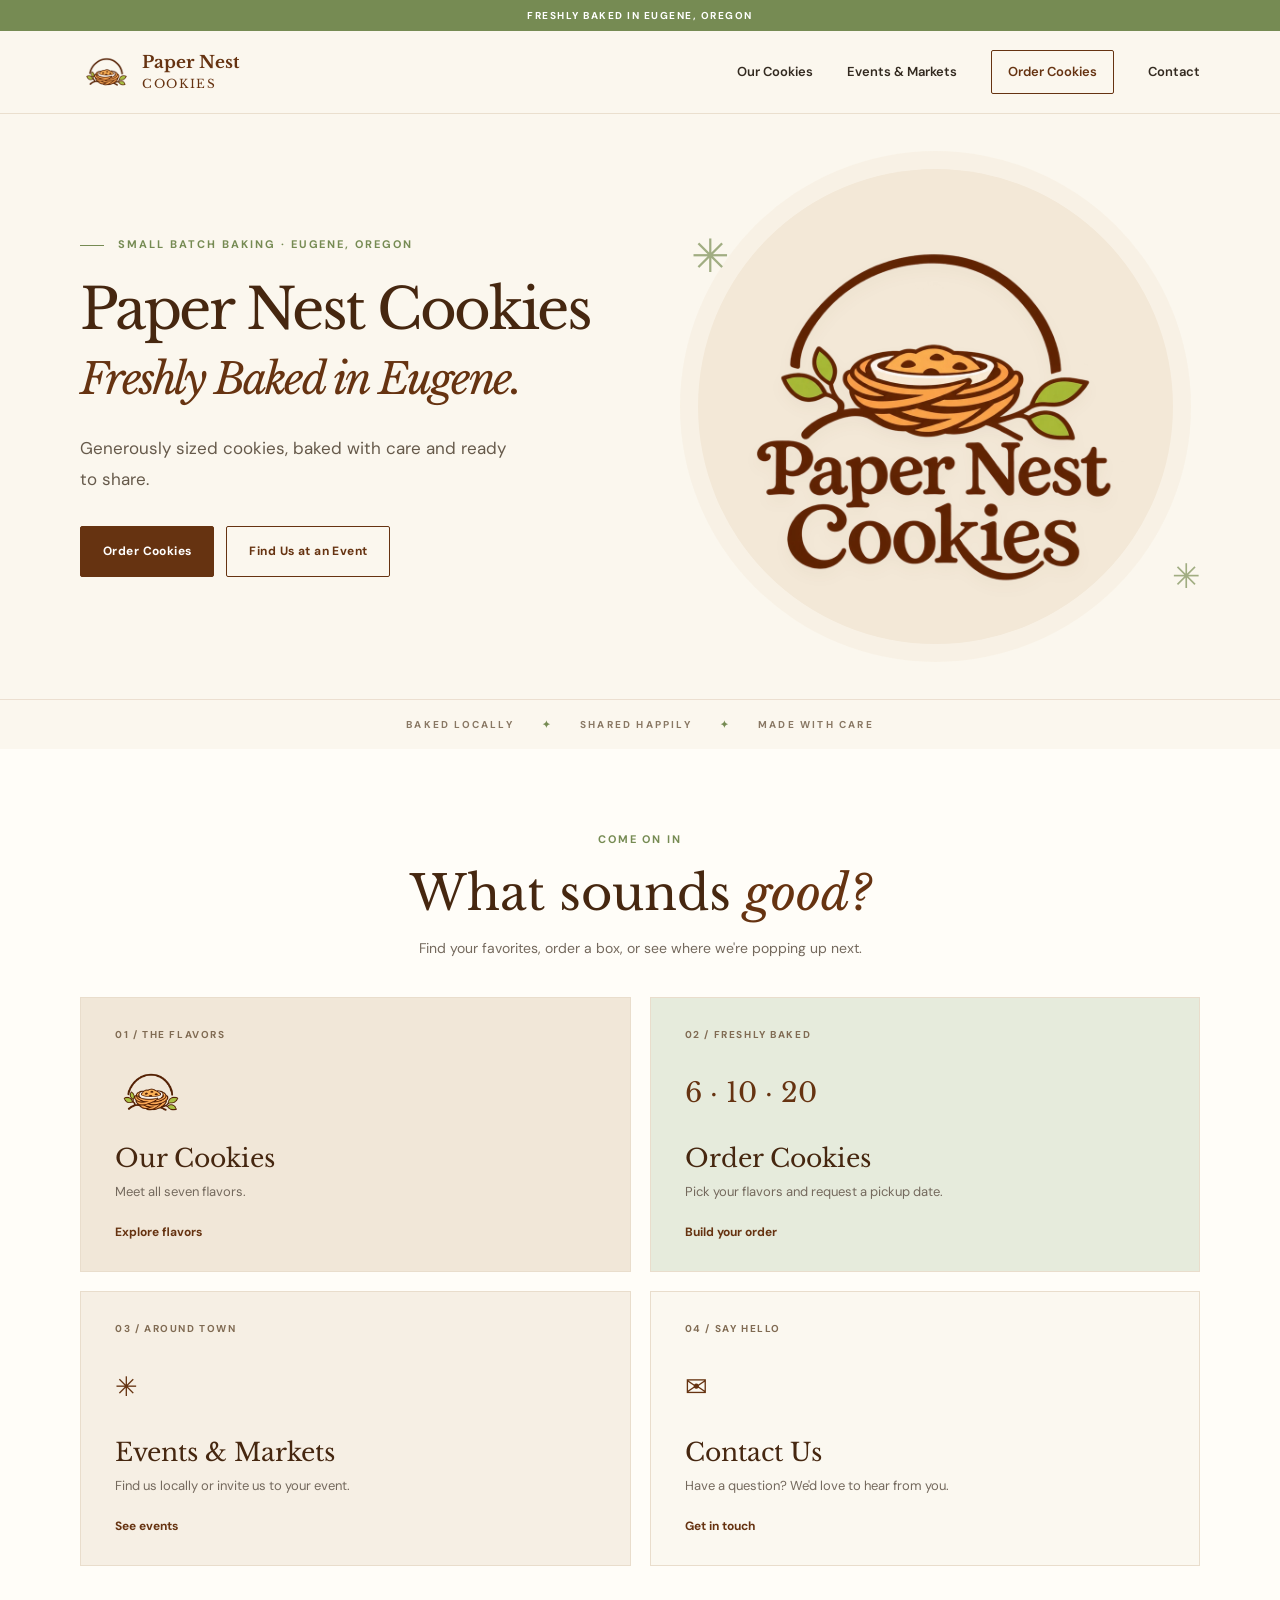
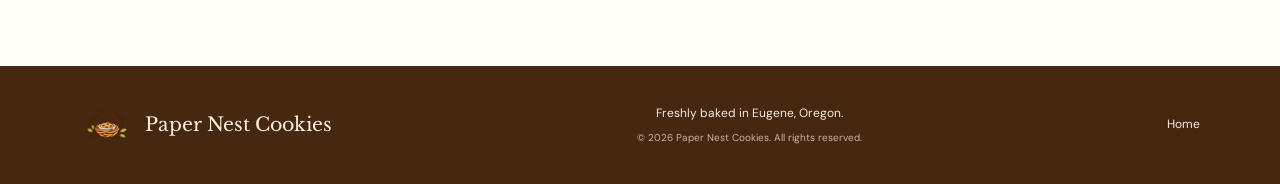
<file: index.html>
<!doctype html>
<html lang="en"><head><title>Freshly Baked in Eugene | Paper Nest Cookies</title><meta charset="utf-8"><meta name="viewport" content="width=device-width,initial-scale=1"><meta name="theme-color" content="#fbf7ee"><meta name="description" content="Paper Nest Cookies — fresh, generously sized cookies baked in Eugene, Oregon."><link rel="icon" href="/assets/favicon.png" type="image/png"><link rel="stylesheet" href="/style.css"><script src="/script.js" defer></script></head><body><a class="skip" href="#main">Skip to content</a><div class="announcement" id="announcement">Freshly baked in Eugene, Oregon</div><header class="site-header">
<div class="header-inner container">
<a aria-label="Paper Nest Cookies — Home" class="brand" href="/"><img alt="" height="53" src="/assets/nest.webp" width="53"/><span>Paper Nest <small>Cookies</small></span></a>
<button aria-controls="main-nav" aria-expanded="false" aria-label="Open menu" class="menu-button" id="menu-toggle"><span></span><span></span><span></span></button>
<nav aria-label="Main navigation" class="navigation" id="main-nav"><a href="/cookies.html">Our Cookies</a><a href="/events.html">Events &amp; Markets</a><a class="nav-order" href="/order.html">Order Cookies</a><a href="/contact.html">Contact</a></nav>
</div>
</header><main id="main"><section class="hero" id="home">
<div class="hero-inner container">
<div class="hero-copy">
<div class="eyebrow"><span class="small-line"></span> SMALL BATCH BAKING · EUGENE, OREGON</div>
<h1>Paper Nest Cookies <em>Freshly Baked in Eugene.</em></h1>
<p id="hero-intro">Generously sized cookies, baked with care and ready to share.</p>
<div class="actions"><a class="btn primary" href="/order.html">Order Cookies</a><a class="btn outline" href="/events.html">Find Us at an Event</a></div>
</div>
<div aria-label="Paper Nest Cookies logo" class="hero-art"><div class="hero-art-inner"><img alt="Paper Nest Cookies illustrated bakery logo" height="600" src="/assets/logo.webp" width="600"/></div><span aria-hidden="true" class="ornament orbit-a">✳</span><span aria-hidden="true" class="ornament orbit-b">✳</span></div>
</div>
<div class="hero-footer"><span>BAKED LOCALLY</span><span class="dot">✦</span><span>SHARED HAPPILY</span><span class="dot">✦</span><span>MADE WITH CARE</span></div>
</section><section class="home-tiles section" aria-label="Explore Paper Nest Cookies"><div class="container"><div class="home-tiles-heading"><span class="eyebrow">COME ON IN</span><h2>What sounds <em>good?</em></h2><p>Find your favorites, order a box, or see where we're popping up next.</p></div><div class="destination-grid"><a class="destination-tile" href="/cookies.html"><span class="tile-number">01 / THE FLAVORS</span><span class="tile-icon"><img src="/assets/nest.webp" alt="" width="90" height="90"></span><h3>Our Cookies</h3><p>Meet all seven flavors.</p><span class="tile-link">Explore flavors</span></a><a class="destination-tile tile-green" href="/order.html"><span class="tile-number">02 / FRESHLY BAKED</span><span class="tile-icon tile-typographic" aria-hidden="true">6 · 10 · 20</span><h3>Order Cookies</h3><p>Pick your flavors and request a pickup date.</p><span class="tile-link">Build your order</span></a><a class="destination-tile tile-sand" href="/events.html"><span class="tile-number">03 / AROUND TOWN</span><span class="tile-icon tile-typographic" aria-hidden="true">✳</span><h3>Events & Markets</h3><p>Find us locally or invite us to your event.</p><span class="tile-link">See events</span></a><a class="destination-tile tile-ivory" href="/contact.html"><span class="tile-number">04 / SAY HELLO</span><span class="tile-icon tile-typographic" aria-hidden="true">✉</span><h3>Contact Us</h3><p>Have a question? We'd love to hear from you.</p><span class="tile-link">Get in touch</span></a></div></div></section></main><footer class="footer"><div class="container footer-inner"><a class="footer-brand" href="/"><img alt="" height="54" src="/assets/nest.webp" width="54"/>Paper Nest Cookies</a><div><span>Freshly baked in Eugene, Oregon.</span><small>© <span id="year"></span> Paper Nest Cookies. All rights reserved.</small></div><a class="back-top" href="/">Home</a></div></footer></body></html>
</file>
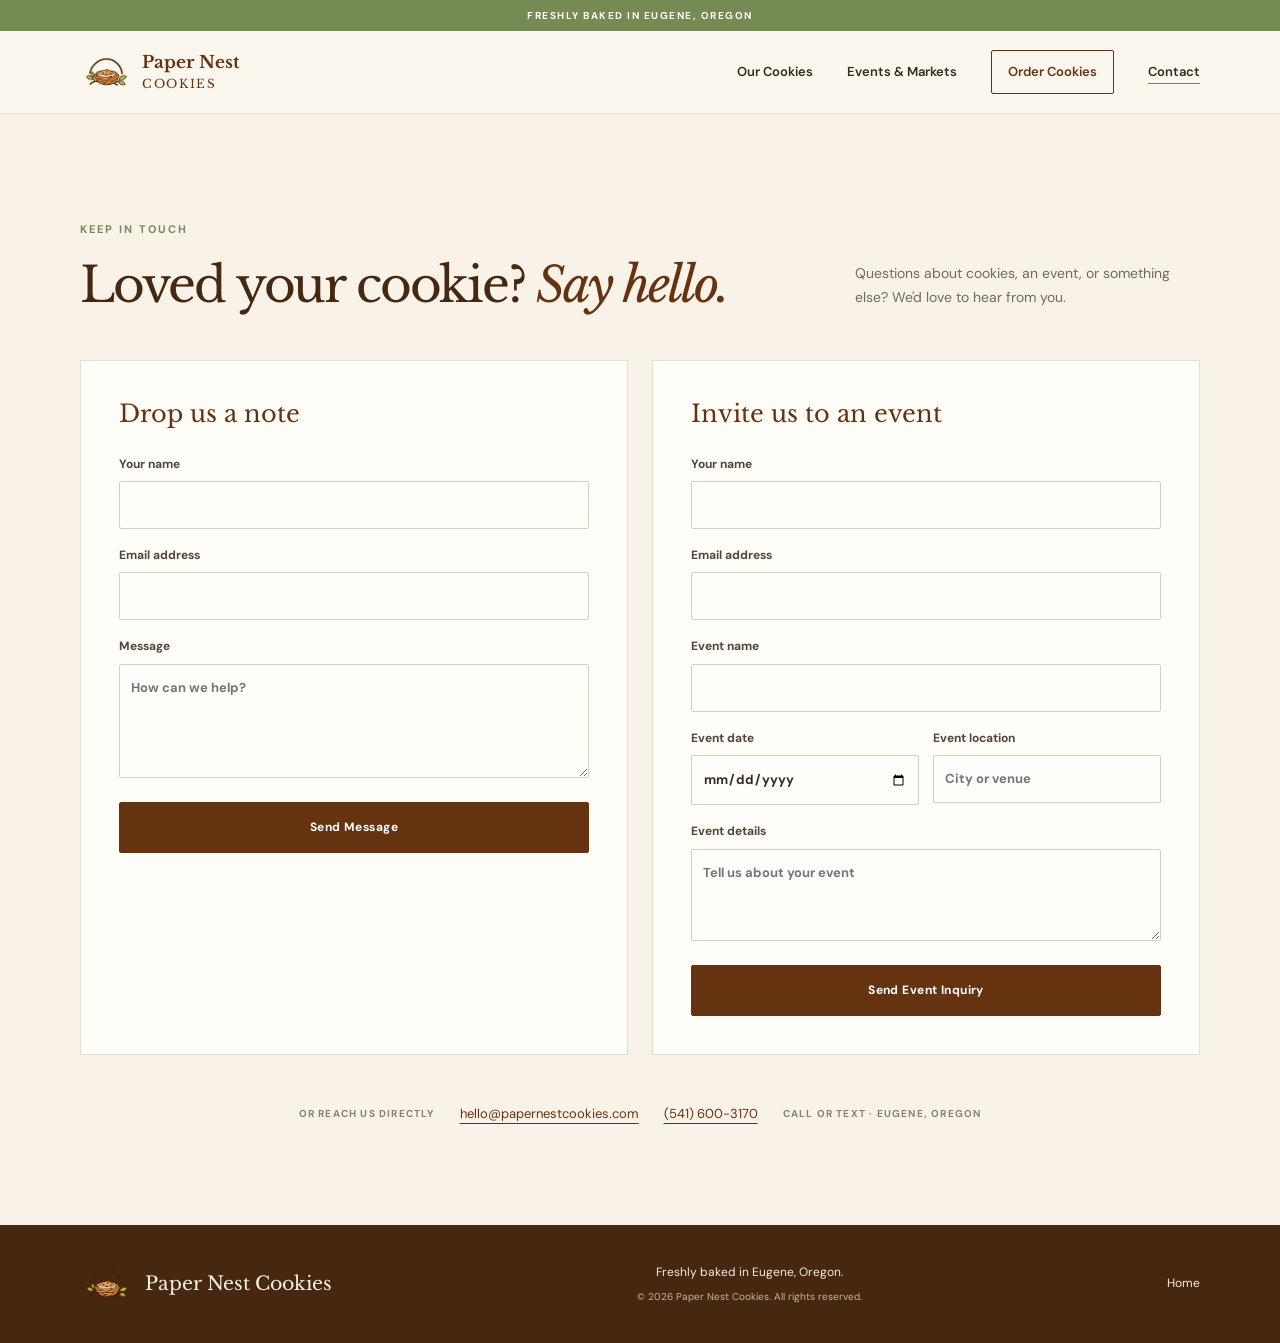
<file: contact.html>
<!doctype html>
<html lang="en"><head><title>Contact | Paper Nest Cookies</title><meta charset="utf-8"><meta name="viewport" content="width=device-width,initial-scale=1"><meta name="theme-color" content="#fbf7ee"><meta name="description" content="Paper Nest Cookies — fresh, generously sized cookies baked in Eugene, Oregon."><link rel="icon" href="/assets/favicon.png" type="image/png"><link rel="stylesheet" href="/style.css"><script src="/script.js" defer></script></head><body><a class="skip" href="#main">Skip to content</a><div class="announcement" id="announcement">Freshly baked in Eugene, Oregon</div><header class="site-header">
<div class="header-inner container">
<a aria-label="Paper Nest Cookies — Home" class="brand" href="/"><img alt="" height="53" src="/assets/nest.webp" width="53"/><span>Paper Nest <small>Cookies</small></span></a>
<button aria-controls="main-nav" aria-expanded="false" aria-label="Open menu" class="menu-button" id="menu-toggle"><span></span><span></span><span></span></button>
<nav aria-label="Main navigation" class="navigation" id="main-nav"><a href="/cookies.html">Our Cookies</a><a href="/events.html">Events &amp; Markets</a><a class="nav-order" href="/order.html">Order Cookies</a><a aria-current="page" href="/contact.html">Contact</a></nav>
</div>
</header><main id="main"><section class="section contact-section" id="contact"><div class="container"><div class="section-heading"><div><span class="eyebrow">KEEP IN TOUCH</span><h2>Loved your cookie? <em>Say hello.</em></h2></div><p>Questions about cookies, an event, or something else? We'd love to hear from you.</p></div>
<div class="contact-grid"><div class="contact-card"><h3>Drop us a note</h3><form action="/thanks.html?type=message" data-netlify="true" method="POST" name="general-inquiry" netlify-honeypot="bot-field"><input name="form-name" type="hidden" value="general-inquiry"/><p class="honey"><label>Leave this empty <input autocomplete="off" name="bot-field" tabindex="-1"/></label></p><label>Your name <input autocomplete="name" name="name" required=""/></label><label>Email address <input autocomplete="email" name="email" required="" type="email"/></label><label>Message <textarea maxlength="2000" name="message" placeholder="How can we help?" required="" rows="4"></textarea></label><button class="btn primary form-submit" type="submit">Send Message</button><p class="submission-feedback" role="status" tabindex="-1" hidden></p></form></div>
<div class="contact-card" id="event-form"><h3>Invite us to an event</h3><form action="/thanks.html?type=event" data-netlify="true" method="POST" name="event-inquiry" netlify-honeypot="bot-field"><input name="form-name" type="hidden" value="event-inquiry"/><p class="honey"><label>Leave this empty <input autocomplete="off" name="bot-field" tabindex="-1"/></label></p><label>Your name <input autocomplete="name" name="name" required=""/></label><label>Email address <input autocomplete="email" name="email" required="" type="email"/></label><label>Event name <input name="event_name" required=""/></label><div class="field-pair"><label>Event date <input name="event_date" required="" type="date"/></label><label>Event location <input name="event_location" placeholder="City or venue" required=""/></label></div><label>Event details <textarea maxlength="2000" name="message" placeholder="Tell us about your event" required="" rows="3"></textarea></label><button class="btn primary form-submit" type="submit">Send Event Inquiry</button><p class="submission-feedback" role="status" tabindex="-1" hidden></p></form></div></div>
<div class="direct-contact"><span>OR REACH US DIRECTLY</span><a href="mailto:hello@papernestcookies.com" id="hello-link">hello@papernestcookies.com</a><a href="tel:+15416003170" id="phone-link">(541) 600-3170</a><span>CALL OR TEXT · EUGENE, OREGON</span></div>
</div></section></main><footer class="footer"><div class="container footer-inner"><a class="footer-brand" href="/"><img alt="" height="54" src="/assets/nest.webp" width="54"/>Paper Nest Cookies</a><div><span>Freshly baked in Eugene, Oregon.</span><small>© <span id="year"></span> Paper Nest Cookies. All rights reserved.</small></div><a class="back-top" href="/">Home</a></div></footer></body></html>
</file>
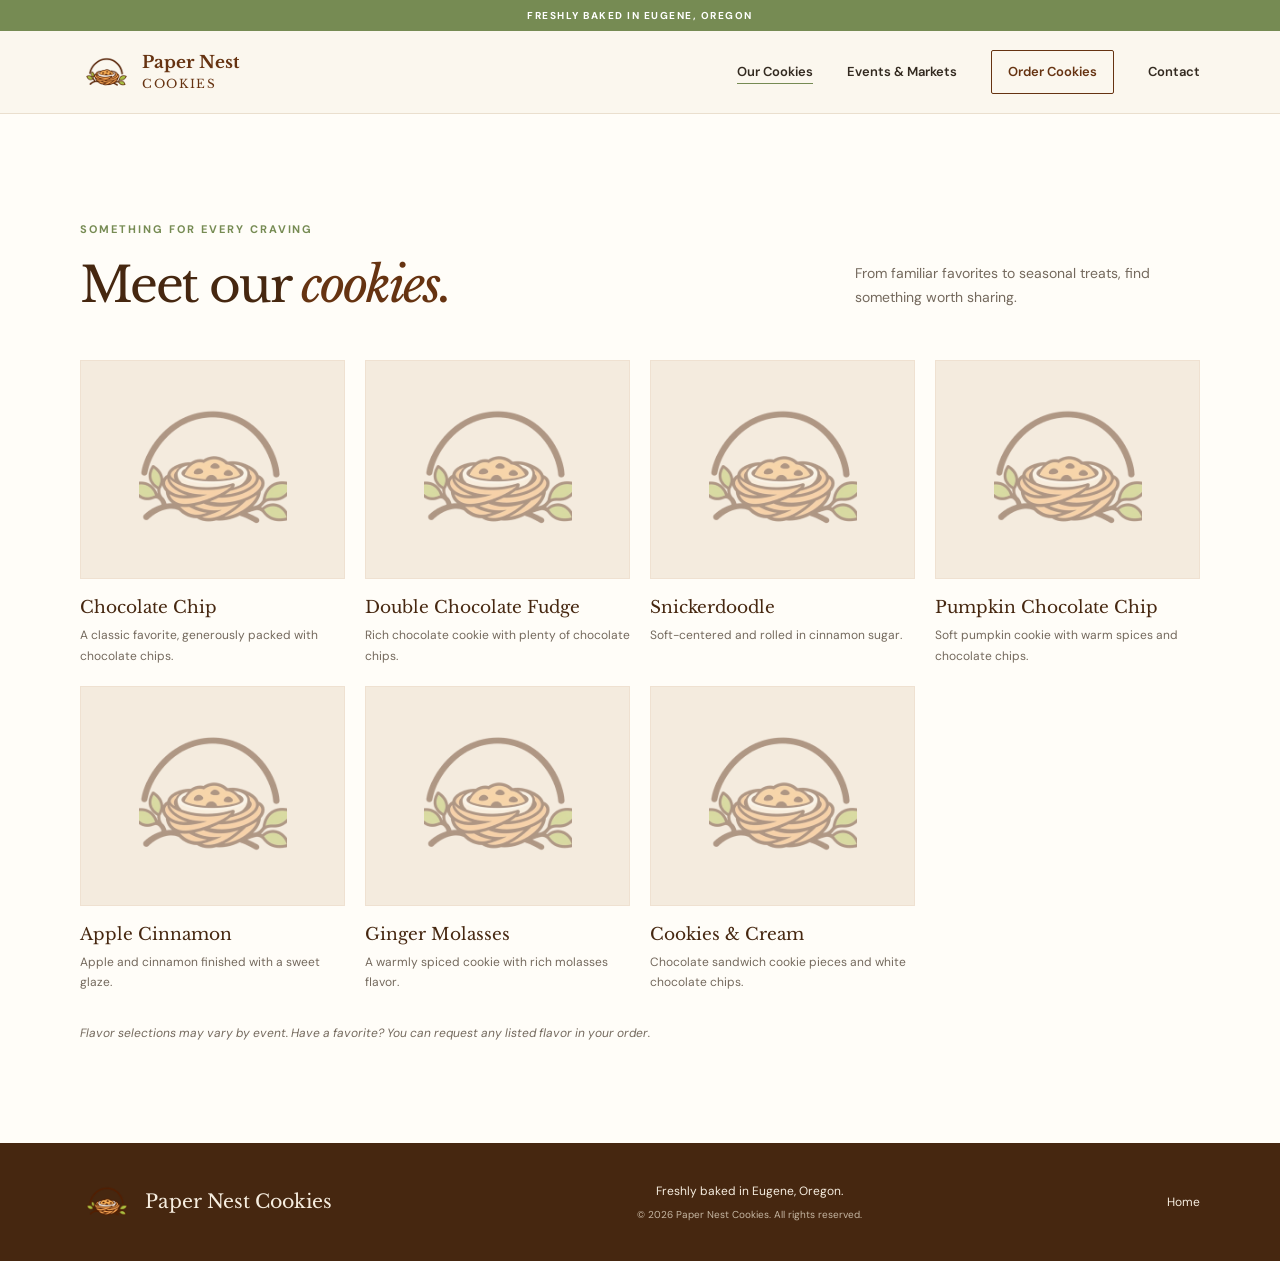
<file: cookies.html>
<!doctype html>
<html lang="en"><head><title>Our Cookies | Paper Nest Cookies</title><meta charset="utf-8"><meta name="viewport" content="width=device-width,initial-scale=1"><meta name="theme-color" content="#fbf7ee"><meta name="description" content="Paper Nest Cookies — fresh, generously sized cookies baked in Eugene, Oregon."><link rel="icon" href="/assets/favicon.png" type="image/png"><link rel="stylesheet" href="/style.css"><script src="/script.js" defer></script></head><body><a class="skip" href="#main">Skip to content</a><div class="announcement" id="announcement">Freshly baked in Eugene, Oregon</div><header class="site-header">
<div class="header-inner container">
<a aria-label="Paper Nest Cookies — Home" class="brand" href="/"><img alt="" height="53" src="/assets/nest.webp" width="53"/><span>Paper Nest <small>Cookies</small></span></a>
<button aria-controls="main-nav" aria-expanded="false" aria-label="Open menu" class="menu-button" id="menu-toggle"><span></span><span></span><span></span></button>
<nav aria-label="Main navigation" class="navigation" id="main-nav"><a aria-current="page" href="/cookies.html">Our Cookies</a><a href="/events.html">Events &amp; Markets</a><a class="nav-order" href="/order.html">Order Cookies</a><a href="/contact.html">Contact</a></nav>
</div>
</header><main id="main"><section class="section cookies-section" id="cookies"><div class="container">
<div class="section-heading"><div><span class="eyebrow">SOMETHING FOR EVERY CRAVING</span><h2>Meet our <em>cookies.</em></h2></div><p id="cookies-intro">From familiar favorites to seasonal treats, find something worth sharing.</p></div>
<div aria-live="polite" class="cookie-grid" id="cookie-grid"><p>Loading our cookies…</p></div>
<p class="section-note">Flavor selections may vary by event. Have a favorite? You can request any listed flavor in your order.</p>
</div></section></main><footer class="footer"><div class="container footer-inner"><a class="footer-brand" href="/"><img alt="" height="54" src="/assets/nest.webp" width="54"/>Paper Nest Cookies</a><div><span>Freshly baked in Eugene, Oregon.</span><small>© <span id="year"></span> Paper Nest Cookies. All rights reserved.</small></div><a class="back-top" href="/">Home</a></div></footer></body></html>
</file>
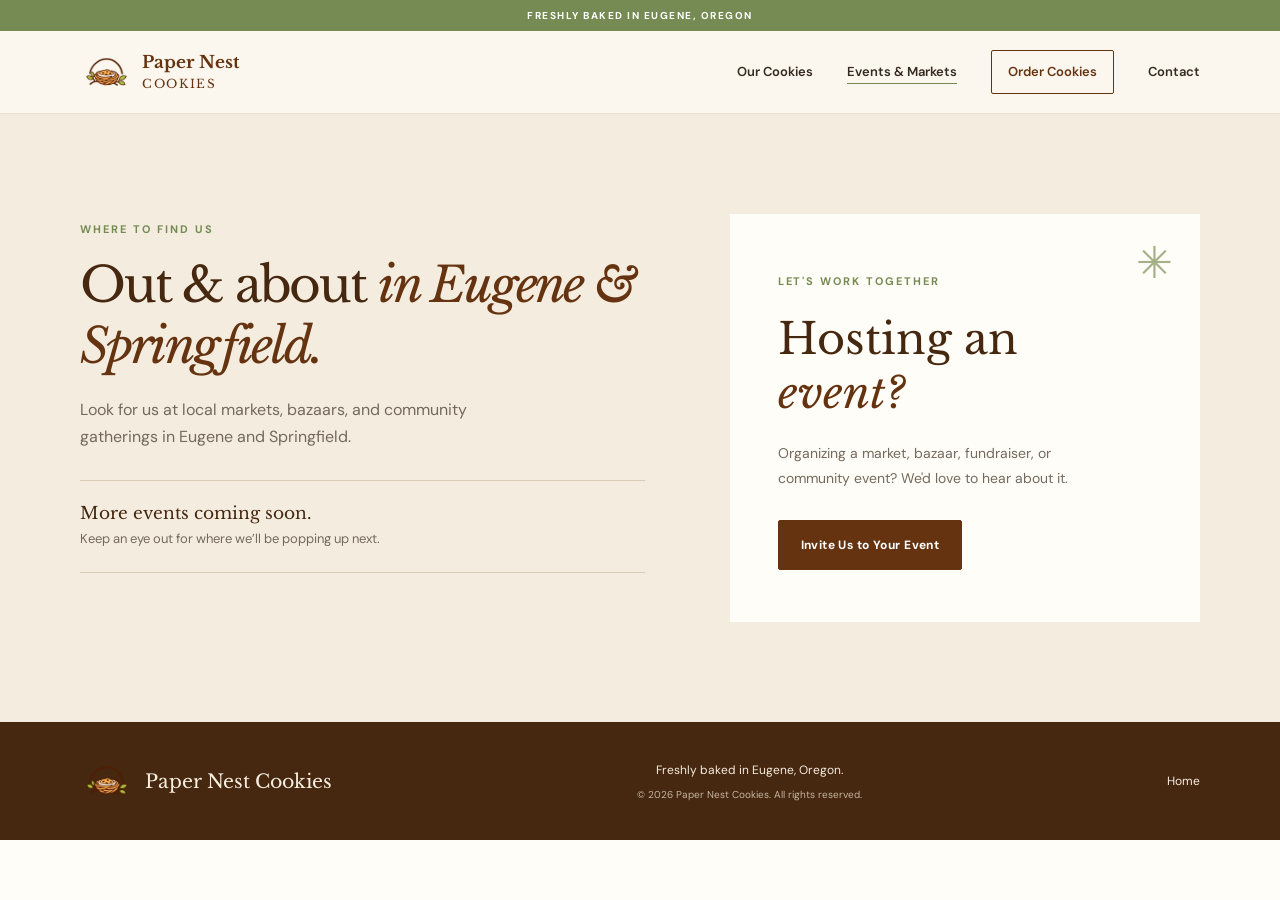
<file: events.html>
<!doctype html>
<html lang="en"><head><title>Events & Markets | Paper Nest Cookies</title><meta charset="utf-8"><meta name="viewport" content="width=device-width,initial-scale=1"><meta name="theme-color" content="#fbf7ee"><meta name="description" content="Paper Nest Cookies — fresh, generously sized cookies baked in Eugene, Oregon."><link rel="icon" href="/assets/favicon.png" type="image/png"><link rel="stylesheet" href="/style.css"><script src="/script.js" defer></script></head><body><a class="skip" href="#main">Skip to content</a><div class="announcement" id="announcement">Freshly baked in Eugene, Oregon</div><header class="site-header">
<div class="header-inner container">
<a aria-label="Paper Nest Cookies — Home" class="brand" href="/"><img alt="" height="53" src="/assets/nest.webp" width="53"/><span>Paper Nest <small>Cookies</small></span></a>
<button aria-controls="main-nav" aria-expanded="false" aria-label="Open menu" class="menu-button" id="menu-toggle"><span></span><span></span><span></span></button>
<nav aria-label="Main navigation" class="navigation" id="main-nav"><a href="/cookies.html">Our Cookies</a><a aria-current="page" href="/events.html">Events &amp; Markets</a><a class="nav-order" href="/order.html">Order Cookies</a><a href="/contact.html">Contact</a></nav>
</div>
</header><main id="main"><section class="section events-section" id="events"><div class="container events-layout">
<div class="events-copy"><span class="eyebrow">WHERE TO FIND US</span><h2>Out &amp; about <em>in Eugene &amp; Springfield.</em></h2><p id="events-intro">Look for us at local markets, bazaars, and community gatherings in Eugene and Springfield.</p><div class="event-list" id="event-list"><div class="event-empty"><strong>More events coming soon.</strong><span>Keep an eye out for where we'll be popping up next.</span></div></div></div>
<div class="event-invite"><div aria-hidden="true" class="event-sprig">✳</div><span class="eyebrow">LET'S WORK TOGETHER</span><h3>Hosting an<br/><em>event?</em></h3><p>Organizing a market, bazaar, fundraiser, or community event? We'd love to hear about it.</p><a class="btn primary" href="/contact.html#event-form">Invite Us to Your Event</a></div>
</div></section></main><footer class="footer"><div class="container footer-inner"><a class="footer-brand" href="/"><img alt="" height="54" src="/assets/nest.webp" width="54"/>Paper Nest Cookies</a><div><span>Freshly baked in Eugene, Oregon.</span><small>© <span id="year"></span> Paper Nest Cookies. All rights reserved.</small></div><a class="back-top" href="/">Home</a></div></footer></body></html>
</file>
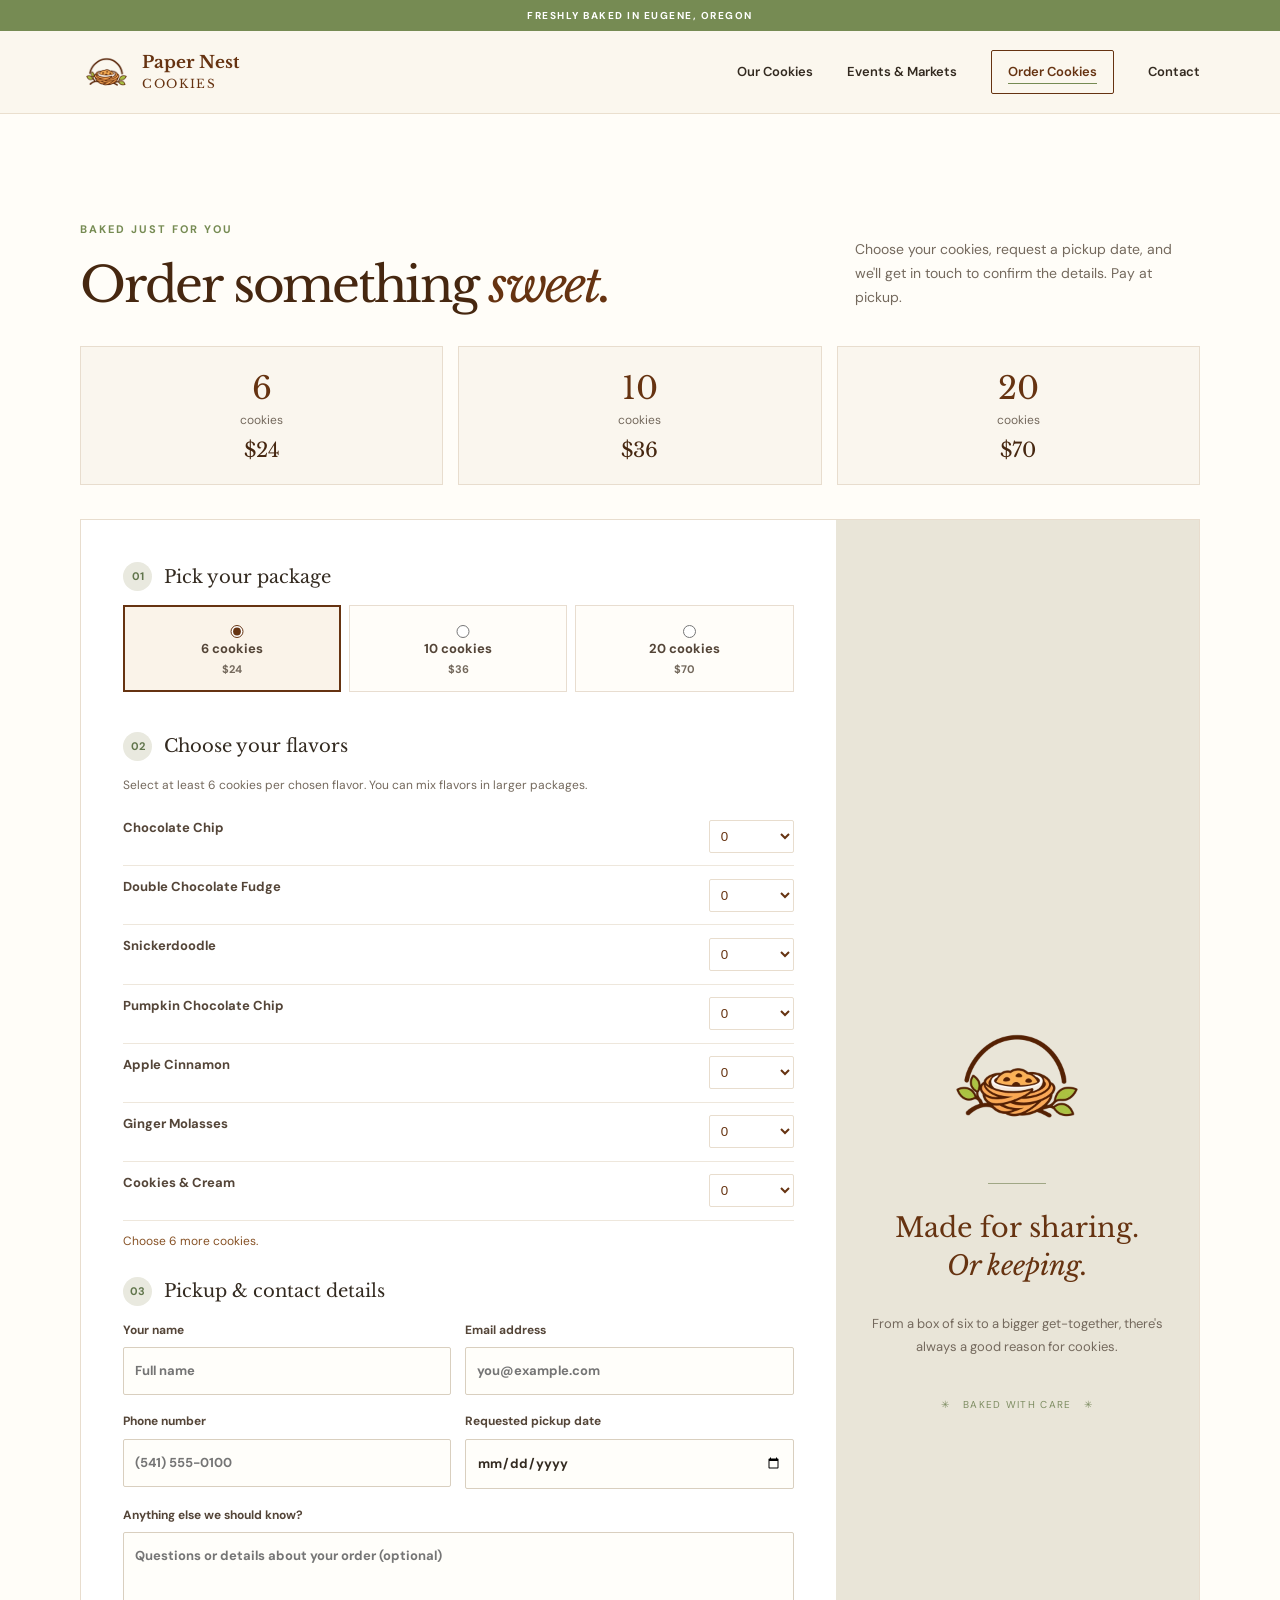
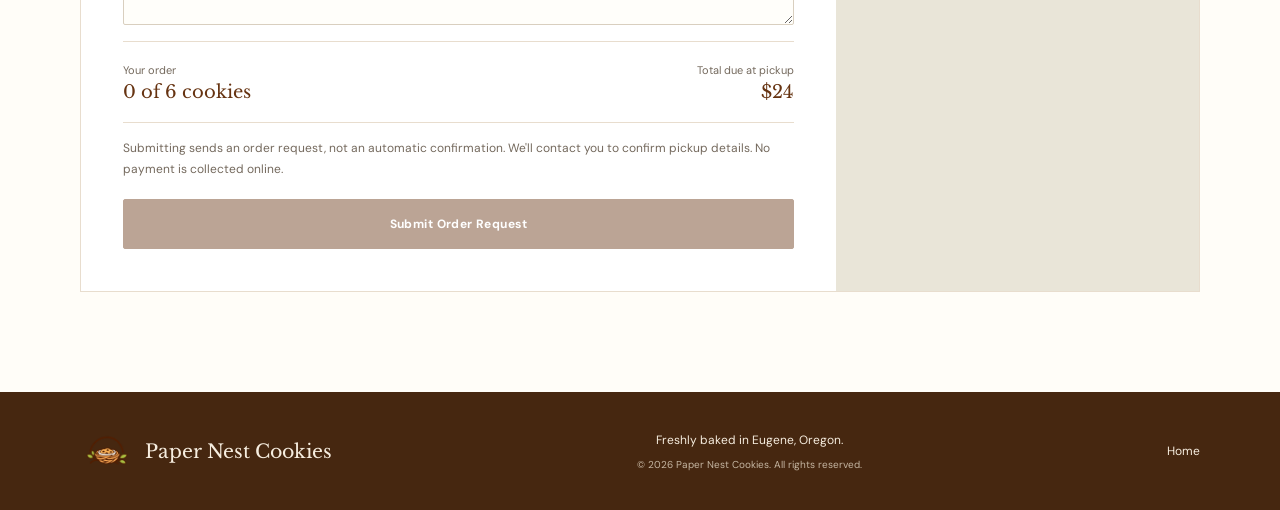
<file: order.html>
<!doctype html>
<html lang="en"><head><title>Order Cookies | Paper Nest Cookies</title><meta charset="utf-8"><meta name="viewport" content="width=device-width,initial-scale=1"><meta name="theme-color" content="#fbf7ee"><meta name="description" content="Paper Nest Cookies — fresh, generously sized cookies baked in Eugene, Oregon."><link rel="icon" href="/assets/favicon.png" type="image/png"><link rel="stylesheet" href="/style.css"><script src="/script.js" defer></script></head><body><a class="skip" href="#main">Skip to content</a><div class="announcement" id="announcement">Freshly baked in Eugene, Oregon</div><header class="site-header">
<div class="header-inner container">
<a aria-label="Paper Nest Cookies — Home" class="brand" href="/"><img alt="" height="53" src="/assets/nest.webp" width="53"/><span>Paper Nest <small>Cookies</small></span></a>
<button aria-controls="main-nav" aria-expanded="false" aria-label="Open menu" class="menu-button" id="menu-toggle"><span></span><span></span><span></span></button>
<nav aria-label="Main navigation" class="navigation" id="main-nav"><a href="/cookies.html">Our Cookies</a><a href="/events.html">Events &amp; Markets</a><a class="nav-order" aria-current="page" href="/order.html">Order Cookies</a><a href="/contact.html">Contact</a></nav>
</div>
</header><main id="main"><section class="section order-section" id="ordering"><div class="container">
<div class="section-heading order-heading"><div><span class="eyebrow">BAKED JUST FOR YOU</span><h2>Order something <em>sweet.</em></h2></div><p>Choose your cookies, request a pickup date, and we'll get in touch to confirm the details. Pay at pickup.</p></div>
<div class="price-cards" id="price-cards"></div>
<div class="order-shell"><div class="order-form-wrap">
<form action="/thanks.html?type=order" data-netlify="true" id="order-form" method="POST" name="cookie-order" netlify-honeypot="bot-field">
<input name="form-name" type="hidden" value="cookie-order"/><p class="honey"><label>Leave this empty <input autocomplete="off" name="bot-field" tabindex="-1"/></label></p>
<input id="chosen-size" name="chosen_size" type="hidden"/><input id="order-summary" name="order_summary" type="hidden"/><input id="order-total" name="order_total" type="hidden"/><input id="order-package" name="order_package" type="hidden"/>
<div class="step-label"><span class="step-number">01</span><h3>Pick your package</h3></div><div aria-label="Cookie package" class="package-options" id="package-options" role="radiogroup"></div>
<div class="step-label"><span class="step-number">02</span><h3>Choose your flavors</h3></div><p class="form-hint" id="flavor-rule">A minimum of 6 cookies per flavor.</p><div class="flavor-choices" id="flavor-choices"></div>
<p class="selection-feedback" id="selection-feedback" role="status"></p>
<div class="step-label"><span class="step-number">03</span><h3>Pickup &amp; contact details</h3></div>
<div class="field-pair"><label>Your name <input autocomplete="name" maxlength="100" name="customer_name" placeholder="Full name" required=""/></label><label>Email address <input autocomplete="email" maxlength="150" name="customer_email" placeholder="you@example.com" required="" type="email"/></label></div>
<div class="field-pair"><label>Phone number <input autocomplete="tel" maxlength="30" name="customer_phone" placeholder="(541) 555-0100" required="" type="tel"/></label><label>Requested pickup date <input id="pickup-date" name="requested_pickup_date" required="" type="date"/></label></div>
<label>Anything else we should know? <textarea maxlength="1600" name="order_notes" placeholder="Questions or details about your order (optional)" rows="3"></textarea></label>
<div class="order-summary-box"><div><span>Your order</span><strong id="order-summary-label">6 cookies</strong></div><div><span>Total due at pickup</span><strong id="order-total-label">$24</strong></div></div>
<p class="form-hint">Submitting sends an order request, not an automatic confirmation. We'll contact you to confirm pickup details. No payment is collected online.</p>
<button class="btn primary form-submit" disabled="" id="order-submit" type="submit">Submit Order Request</button><p class="submission-feedback" role="status" tabindex="-1" hidden></p>
</form>
</div><aside class="order-aside"><img alt="" height="175" src="/assets/nest.webp" width="175"/><div class="aside-divider"></div><h3>Made for sharing.<br/><em>Or keeping.</em></h3><p>From a box of six to a bigger get-together, there's always a good reason for cookies.</p><div class="aside-foot">✳   BAKED WITH CARE   ✳</div></aside></div>
</div></section></main><footer class="footer"><div class="container footer-inner"><a class="footer-brand" href="/"><img alt="" height="54" src="/assets/nest.webp" width="54"/>Paper Nest Cookies</a><div><span>Freshly baked in Eugene, Oregon.</span><small>© <span id="year"></span> Paper Nest Cookies. All rights reserved.</small></div><a class="back-top" href="/">Home</a></div></footer></body></html>
</file>
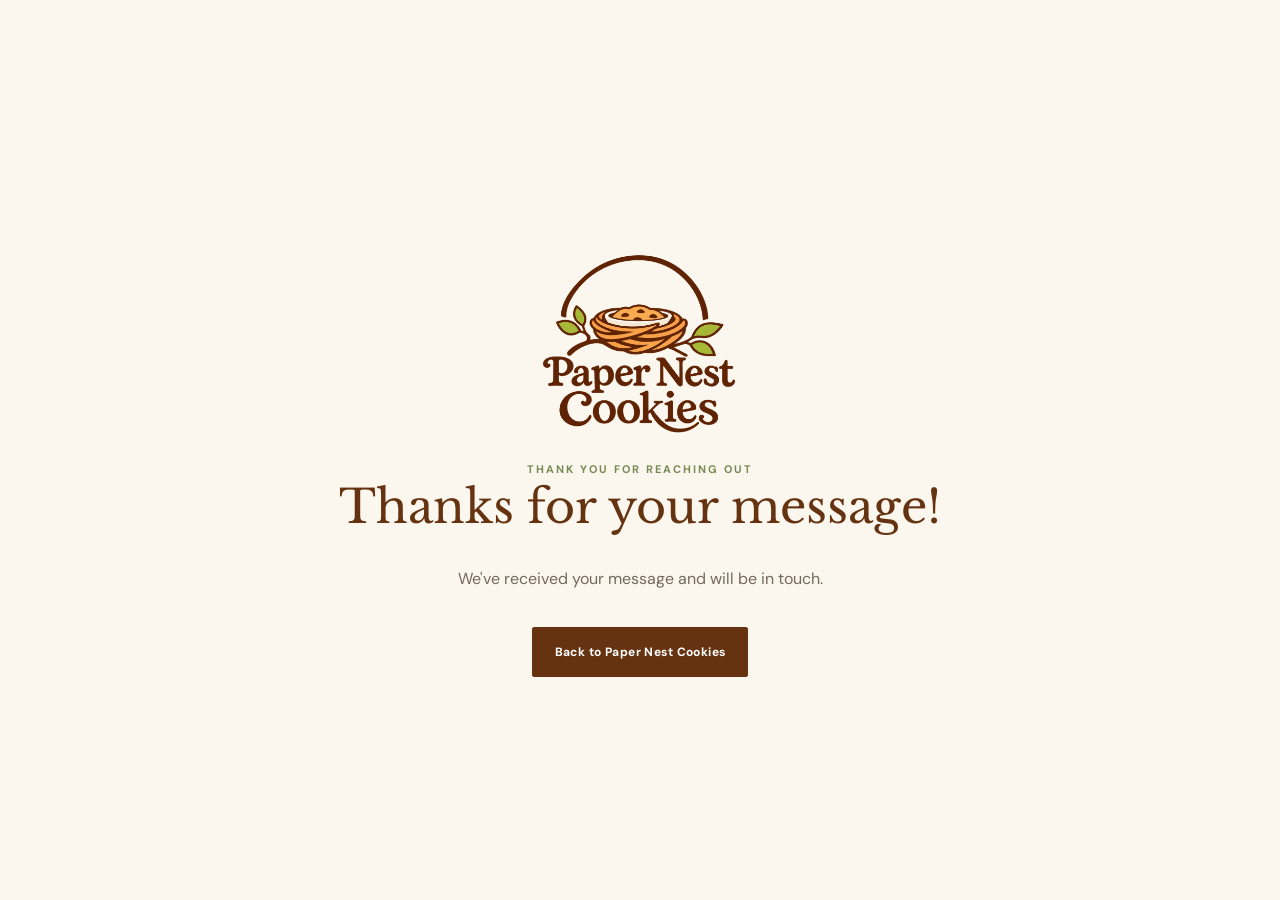
<file: thanks.html>
<!doctype html><html lang="en"><head><meta charset="utf-8"><meta name="viewport" content="width=device-width,initial-scale=1"><meta name="theme-color" content="#fbf7ee"><title>Thank you | Paper Nest Cookies</title><link rel="stylesheet" href="/style.css"><link rel="icon" href="/assets/favicon.png"></head><body><div class="thanks-page"><a href="/" class="thanks-logo"><img src="/assets/logo.webp" alt="Paper Nest Cookies" width="260" height="260"></a><span class="eyebrow">THANK YOU FOR REACHING OUT</span><h1 id="thanks-title">Thanks for your message!</h1><p id="thanks-message">We've received your message and will be in touch.</p><a class="btn primary" href="/">Back to Paper Nest Cookies</a></div><script>const t=new URLSearchParams(location.search).get('type');if(t==='order'){document.getElementById('thanks-title').textContent='Thanks for your order request!';document.getElementById('thanks-message').textContent="We've received your cookie order request. We'll be in touch to confirm pickup details. Payment is due at pickup.";}else if(t==='event'){document.getElementById('thanks-title').textContent='Thanks for the invitation!';document.getElementById('thanks-message').textContent="We've received your event inquiry and will be in touch.";}</script></body></html>
</file>
<file: style.css>
@import url('https://fonts.googleapis.com/css2?family=DM+Sans:wght@400;500;600;700&family=Libre+Baskerville:ital,wght@0,400;0,700;1,400&display=swap');
:root{--cream:#fbf7ee;--ivory:#fffdf8;--brown:#663311;--brown-dark:#462710;--ink:#332a20;--muted:#74695d;--sage:#768b53;--pale-sage:#e5eadb;--tan:#f1e7d8;--line:#e8ddce;--heading:'Libre Baskerville',Georgia,serif;--body:'DM Sans',Arial,sans-serif}*{box-sizing:border-box}html{scroll-behavior:smooth;scroll-padding-top:96px}body{margin:0;background:var(--ivory);color:var(--ink);font:16px/1.7 var(--body)}a{color:inherit;text-decoration:none}button,input,textarea{font:inherit}button,a,input,textarea{outline-offset:3px}h1,h2,h3,p{margin-top:0}h1,h2,h3{line-height:1.22}em{font-weight:400;color:var(--brown);font-style:italic}.container{width:min(1120px,calc(100% - 48px));margin-inline:auto}.skip{position:absolute;left:-9999px}.skip:focus{left:10px;top:10px;background:white;padding:12px;z-index:100}.announcement{background:var(--sage);color:white;letter-spacing:.15em;text-align:center;font-size:10px;text-transform:uppercase;padding:7px 16px;font-weight:700}.site-header{background:var(--cream);border-bottom:1px solid #eadfce;position:sticky;top:0;z-index:20}.header-inner{display:flex;align-items:center;justify-content:space-between;min-height:82px;gap:20px}.brand{display:flex;align-items:center;gap:9px;color:var(--brown);font-family:var(--heading);font-size:17px;font-weight:700;line-height:1.1}.brand img{object-fit:contain}.brand small{display:block;font-size:12px;font-weight:400;letter-spacing:.14em;text-transform:uppercase;margin-top:5px}.navigation{display:flex;align-items:center;gap:34px;font-size:13px;font-weight:600}.navigation a:not(.nav-order):hover{color:var(--sage)}.nav-order{border:1px solid var(--brown);border-radius:2px;padding:10px 16px;color:var(--brown)}.nav-order:hover{background:var(--brown);color:white}.menu-button{display:none}.hero{background:var(--cream);overflow:hidden}.hero-inner{display:grid;grid-template-columns:1.02fr 1fr;align-items:center;min-height:565px;gap:50px;padding-block:55px}.eyebrow{font-size:11px;line-height:1.5;color:var(--sage);font-weight:700;letter-spacing:.18em;text-transform:uppercase}.small-line{display:inline-block;width:24px;border-top:1px solid currentColor;vertical-align:middle;margin-right:9px}.hero h1{font:400 clamp(38px,4.4vw,61px)/1.15 var(--heading);letter-spacing:-.045em;color:var(--brown-dark);margin:24px 0}.hero h1 em{display:block;font-size:.76em;line-height:1.35;margin-top:10px}.hero-copy>p{font-size:17px;max-width:430px;color:#665a4b;line-height:1.8}.actions{display:flex;gap:12px;flex-wrap:wrap;margin-top:32px}.btn{display:inline-flex;justify-content:center;align-items:center;gap:20px;border:1px solid var(--brown);border-radius:2px;padding:14px 22px;min-height:49px;font-size:12px;font-weight:700;letter-spacing:.035em;cursor:pointer;text-align:center;transition:background .2s,color .2s,transform .2s}.btn:hover{transform:translateY(-1px)}.btn.primary{background:var(--brown);color:white}.btn.primary:hover{background:#86471d}.btn.outline{background:transparent;color:var(--brown)}.btn.outline:hover{background:#f3e6d5}.hero-art{position:relative;display:flex;justify-content:center;align-items:center;min-height:450px}.hero-art-inner{width:min(100%,475px);aspect-ratio:1;border-radius:50%;background:#f3e8d7;display:grid;place-items:center;box-shadow:0 0 0 18px rgba(241,226,205,.28)}.hero-art-inner img{width:89%;height:auto;object-fit:contain;filter:drop-shadow(0 7px 7px rgba(70,39,16,.04))}.ornament{position:absolute;font-size:46px;color:#a1ad82}.orbit-a{left:4%;top:10%}.orbit-b{right:0;bottom:8%;font-size:34px}.hero-footer{border-top:1px solid #ecdfd0;display:flex;justify-content:center;gap:28px;padding:16px;color:#897864;font-size:10px;font-weight:700;letter-spacing:.22em}.hero-footer .dot{color:var(--sage)}.section{padding:100px 0}.section-heading{display:flex;justify-content:space-between;align-items:end;gap:45px;margin-bottom:44px}.section-heading h2,.events-copy h2{font:400 clamp(33px,3.8vw,49px)/1.24 var(--heading);letter-spacing:-.045em;color:var(--brown-dark);margin:14px 0 0}.section-heading>p{max-width:345px;color:var(--muted);margin:0 0 6px;font-size:14px}.cookie-grid{display:grid;grid-template-columns:repeat(4,minmax(0,1fr));gap:20px}.cookie-card{min-width:0}.cookie-visual{width:100%;aspect-ratio:1/.83;background:#f4ebde;border:1px solid #efe1d1;display:flex;justify-content:center;align-items:center;overflow:hidden;position:relative}.cookie-visual img{width:100%;height:100%;object-fit:cover}.cookie-placeholder{width:50%;max-width:148px;height:auto;opacity:.42;filter:sepia(.14)}.cookie-card h3{font:400 17px/1.4 var(--heading);color:var(--brown-dark);margin:17px 0 5px}.cookie-card p{font-size:12px;line-height:1.7;color:var(--muted);margin:0}.section-note{margin:30px 0 0;color:var(--muted);font-size:12px;font-style:italic}.events-section{background:#f4eddf}.events-layout{display:grid;grid-template-columns:1.08fr .9fr;gap:85px}.events-copy>p{color:var(--muted);max-width:440px;margin:20px 0 30px}.event-empty{border-top:1px solid #d8cbb8;border-bottom:1px solid #d8cbb8;padding:22px 0;display:grid;gap:4px}.event-empty strong{font:400 17px var(--heading);color:var(--brown-dark)}.event-empty span{font-size:13px;color:var(--muted)}.event-item{padding:19px 0;border-bottom:1px solid #d8cbb8;display:flex;gap:20px}.event-date{width:76px;flex:none;text-align:center;color:var(--brown)}.event-date strong{display:block;font:400 25px var(--heading)}.event-date span{font-size:11px;letter-spacing:.1em;font-weight:700}.event-item h3{font:400 18px var(--heading);margin:2px 0 5px}.event-item p,.event-item a{font-size:12px;color:var(--muted);margin:0}.event-item a{text-decoration:underline}.event-invite{background:var(--ivory);padding:52px 48px;position:relative;min-height:380px}.event-sprig{position:absolute;right:27px;top:12px;color:#a4b188;font-size:44px}.event-invite h3{font:400 clamp(32px,3.4vw,43px)/1.25 var(--heading);color:var(--brown-dark);margin:20px 0}.event-invite p{font-size:14px;color:var(--muted);line-height:1.8;max-width:340px;margin-bottom:29px}.order-section{background:var(--ivory)}.order-heading{margin-bottom:30px}.price-cards{display:grid;grid-template-columns:repeat(3,1fr);gap:15px;margin-bottom:34px}.price-card{border:1px solid var(--line);background:#faf6ee;padding:22px;text-align:center}.price-card strong{font:400 31px var(--heading);color:var(--brown)}.price-card span{display:block;color:var(--muted);font-size:12px;margin-top:3px}.price-card b{display:block;color:var(--brown-dark);font:400 20px var(--heading);margin-top:8px}.order-shell{display:grid;grid-template-columns:minmax(0,1.62fr) minmax(235px,.78fr);border:1px solid var(--line);background:white}.order-form-wrap{padding:42px}.order-aside{background:#e9e5d8;padding:48px 32px;display:flex;align-items:center;text-align:center;flex-direction:column;justify-content:center}.order-aside img{width:160px;height:160px;object-fit:contain}.aside-divider{width:58px;border-top:1px solid #a0a785;margin:25px}.order-aside h3{font:400 27px/1.4 var(--heading);color:var(--brown)}.order-aside p{font-size:13px;color:var(--muted);line-height:1.8}.aside-foot{font-size:10px;letter-spacing:.13em;color:#7d8c61;margin-top:25px}.step-label{display:flex;align-items:center;gap:12px;margin:24px 0 14px}.step-label:first-of-type{margin-top:0}.step-number{width:29px;height:29px;display:grid;place-items:center;background:#e9e9df;color:#61754c;font-size:11px;font-weight:700;border-radius:50%}.step-label h3{font:400 18px var(--heading);margin:0}.package-options{display:grid;grid-template-columns:repeat(3,1fr);gap:8px}.package-option{cursor:pointer;border:1px solid #e8ddd0;padding:12px 8px;text-align:center;font-size:13px;background:#fffdf9}.package-option input{accent-color:var(--brown)}.package-option:has(input:checked){border:2px solid var(--brown);padding:11px 7px;background:#faf3e9}.package-option span{display:block;color:var(--muted);font-size:11px}.form-hint{font-size:12px;color:var(--muted);line-height:1.7}.flavor-choices{display:grid;gap:0}.flavor-row{display:flex;align-items:center;justify-content:space-between;gap:12px;border-bottom:1px solid #eee7dc;padding:10px 0}.flavor-row label{font-size:13px;flex:1}.flavor-row select{width:85px;padding:7px;border:1px solid var(--line);color:var(--brown);background:white;border-radius:2px}.selection-feedback{color:#875226;font-size:12px;min-height:22px;margin:10px 0 17px}.field-pair{display:grid;grid-template-columns:1fr 1fr;gap:14px}form label{display:block;font-size:12px;font-weight:700;color:#544538;margin-bottom:16px}form label input,form label textarea{display:block;margin-top:7px;width:100%;font-size:13px;padding:12px 11px;border:1px solid #d9cfbf;border-radius:2px;background:#fffefa;min-width:0;color:var(--ink)}form label textarea{resize:vertical}.honey{display:none!important}.order-summary-box{display:flex;justify-content:space-between;gap:20px;padding:19px 0;border-top:1px solid var(--line);border-bottom:1px solid var(--line);margin:10px 0 15px}.order-summary-box div{display:flex;flex-direction:column;gap:2px}.order-summary-box div:last-child{text-align:right}.order-summary-box span{font-size:11px;color:var(--muted)}.order-summary-box strong{font:400 18px var(--heading);color:var(--brown)}.form-submit{width:100%;margin-top:8px}.form-submit:disabled{opacity:.44;cursor:not-allowed;transform:none}.contact-section{background:#f8f2e8}.contact-grid{display:grid;grid-template-columns:1fr 1fr;gap:24px}.contact-card{background:var(--ivory);padding:38px;border:1px solid #e9decb;scroll-margin-top:100px}.contact-card h3{font:400 24px var(--heading);color:var(--brown);margin-bottom:26px}.direct-contact{display:flex;gap:25px;align-items:center;justify-content:center;margin-top:48px;flex-wrap:wrap}.direct-contact span{font-size:10px;font-weight:700;letter-spacing:.12em;color:#8a806d}.direct-contact a{color:var(--brown);font-size:13px;text-decoration:underline;text-underline-offset:5px}.footer{background:var(--brown-dark);color:#f6eddf;padding:32px 0}.footer-inner{display:flex;gap:30px;align-items:center;justify-content:space-between}.footer-brand{display:flex;align-items:center;gap:11px;font:400 19px var(--heading)}.footer-brand img{width:54px;height:54px}.footer-inner>div{text-align:center;font-size:12px}.footer-inner small{display:block;font-size:10px;color:#c5b6a2;margin-top:5px}.back-top{font-size:12px}.thanks-page{min-height:100vh;display:flex;flex-direction:column;align-items:center;justify-content:center;text-align:center;background:var(--cream);padding:30px}.thanks-logo img{max-width:230px;width:55vw;height:auto}.thanks-page h1{font:400 clamp(28px,5vw,46px) var(--heading);color:var(--brown)}.thanks-page p{max-width:480px;color:var(--muted)}.thanks-page .btn{margin-top:18px}
@media(max-width:900px){.navigation{gap:18px}.hero-inner{gap:25px}.events-layout{gap:28px}.cookie-grid{grid-template-columns:repeat(3,1fr)}.order-shell{grid-template-columns:1fr}.order-aside{display:none}.section{padding:78px 0}}
@media(max-width:680px){.container{width:min(100% - 34px,560px)}.header-inner{min-height:69px}.brand{font-size:14px}.brand img{width:44px;height:44px}.brand small{font-size:10px}.menu-button{display:flex;flex-direction:column;gap:5px;align-items:center;justify-content:center;border:0;background:transparent;width:45px;height:45px}.menu-button span{background:var(--brown);height:2px;width:23px}.navigation{display:none;position:absolute;top:100%;left:0;right:0;background:var(--cream);padding:22px 25px;flex-direction:column;align-items:stretch;box-shadow:0 8px 16px #0001}.navigation.is-open{display:flex}.navigation a{padding:8px 0}.navigation .nav-order{text-align:center;padding:12px}.hero-inner{grid-template-columns:1fr;gap:15px;padding-block:48px 28px}.hero-copy{order:2;text-align:center}.hero h1{font-size:38px;margin:18px 0}.hero-copy>p{font-size:15px;margin-inline:auto}.hero-art{order:1;min-height:0}.hero-art-inner{width:min(72vw,305px)}.ornament{display:none}.actions{justify-content:center;gap:9px}.actions .btn{font-size:11px;padding:11px 13px}.hero-footer{gap:13px;font-size:8px;letter-spacing:.1em;flex-wrap:wrap}.section{padding:62px 0}.section-heading{display:block;margin-bottom:28px}.section-heading>p{margin-top:17px}.section-heading h2,.events-copy h2{font-size:35px}.cookie-grid{grid-template-columns:repeat(2,minmax(0,1fr));gap:20px 13px}.cookie-card h3{font-size:14px;margin-top:11px}.cookie-card p{font-size:11px}.events-layout{grid-template-columns:1fr;gap:30px}.event-invite{padding:37px 30px;min-height:0}.event-invite h3{font-size:32px}.price-cards{gap:6px}.price-card{padding:17px 5px}.price-card strong{font-size:25px}.price-card b{font-size:18px}.order-form-wrap{padding:23px 17px}.order-heading{margin-bottom:27px}.field-pair{grid-template-columns:1fr;gap:0}.contact-grid{grid-template-columns:1fr;gap:16px}.contact-card{padding:26px 20px}.direct-contact{gap:14px;flex-direction:column}.footer-inner{flex-direction:column;text-align:center;gap:15px}.footer-inner>div{order:2}.back-top{order:1}}
@media(prefers-reduced-motion:reduce){html{scroll-behavior:auto}.btn{transition:none}}

/* Version 2: intentional multi-page navigation and homepage */
.navigation a[aria-current="page"]{text-decoration:underline;text-underline-offset:7px;text-decoration-color:var(--sage)}
.home-tiles{background:var(--ivory);padding-top:75px}
.home-tiles-heading{text-align:center;max-width:650px;margin:0 auto 36px}
.home-tiles-heading h2{font:400 clamp(32px,4vw,48px)/1.2 var(--heading);color:var(--brown-dark);margin:14px 0}
.home-tiles-heading p{font-size:14px;color:var(--muted)}
.destination-grid{display:grid;grid-template-columns:repeat(2,minmax(0,1fr));gap:19px}
.destination-tile{background:#f1e7d8;min-height:275px;padding:28px 34px;display:flex;flex-direction:column;align-items:flex-start;transition:transform .2s ease,box-shadow .2s ease;border:1px solid #e9ddcc}
.destination-tile:hover{transform:translateY(-3px);box-shadow:0 12px 25px #46271014}
.destination-tile:focus-visible{outline:3px solid var(--sage)}
.destination-tile.tile-green{background:#e6ebdc}.destination-tile.tile-sand{background:#f6efe4}.destination-tile.tile-ivory{background:#fbf8f0}
.tile-number{letter-spacing:.16em;font-size:10px;font-weight:700;color:#806b53}
.tile-icon{height:80px;display:flex;align-items:center;margin:10px 0 3px}.tile-icon img{width:72px;height:72px;object-fit:contain}
.tile-typographic{font:400 27px var(--heading);color:var(--brown)}
.destination-tile h3{font:400 25px var(--heading);color:var(--brown-dark);margin:7px 0}
.destination-tile p{font-size:13px;color:var(--muted);margin:0 0 16px}
.tile-link{color:var(--brown);font-size:12px;font-weight:700;margin-top:auto}
@media(max-width:680px){.home-tiles{padding-top:50px}.destination-grid{grid-template-columns:1fr;gap:12px}.destination-tile{min-height:220px;padding:25px}.tile-icon{height:56px}.tile-icon img{height:56px;width:56px}.destination-tile h3{font-size:22px}}
@media(prefers-reduced-motion:reduce){.destination-tile{transition:none}}

/* Version 4: clear submission status instead of indefinite loading */
.submission-feedback{margin:14px 0 0;padding:12px 14px;background:#f2efe6;border-left:3px solid var(--sage);color:var(--brown-dark);font-size:13px;line-height:1.55}
.submission-feedback[hidden]{display:none}
.submission-feedback.submission-error{background:#fff3eb;border-color:#a54f29;color:#71320f}
</file>
